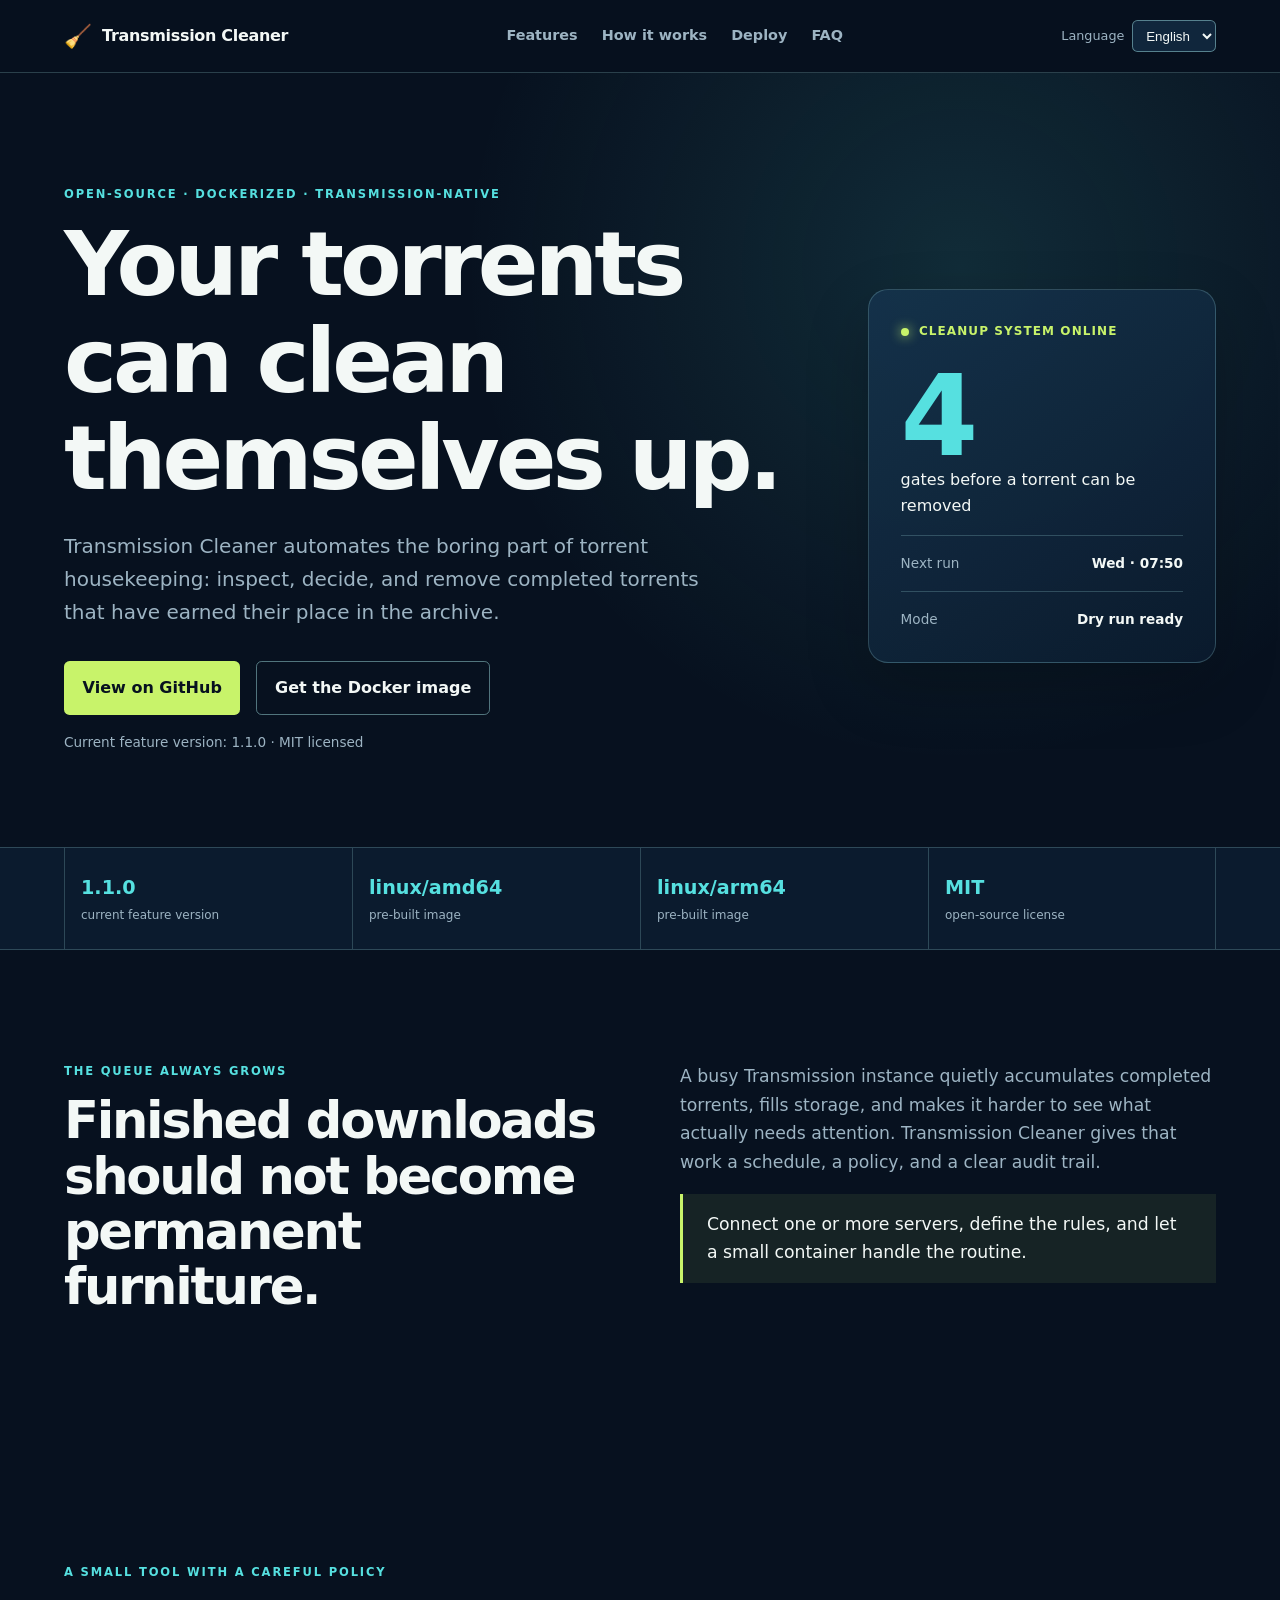
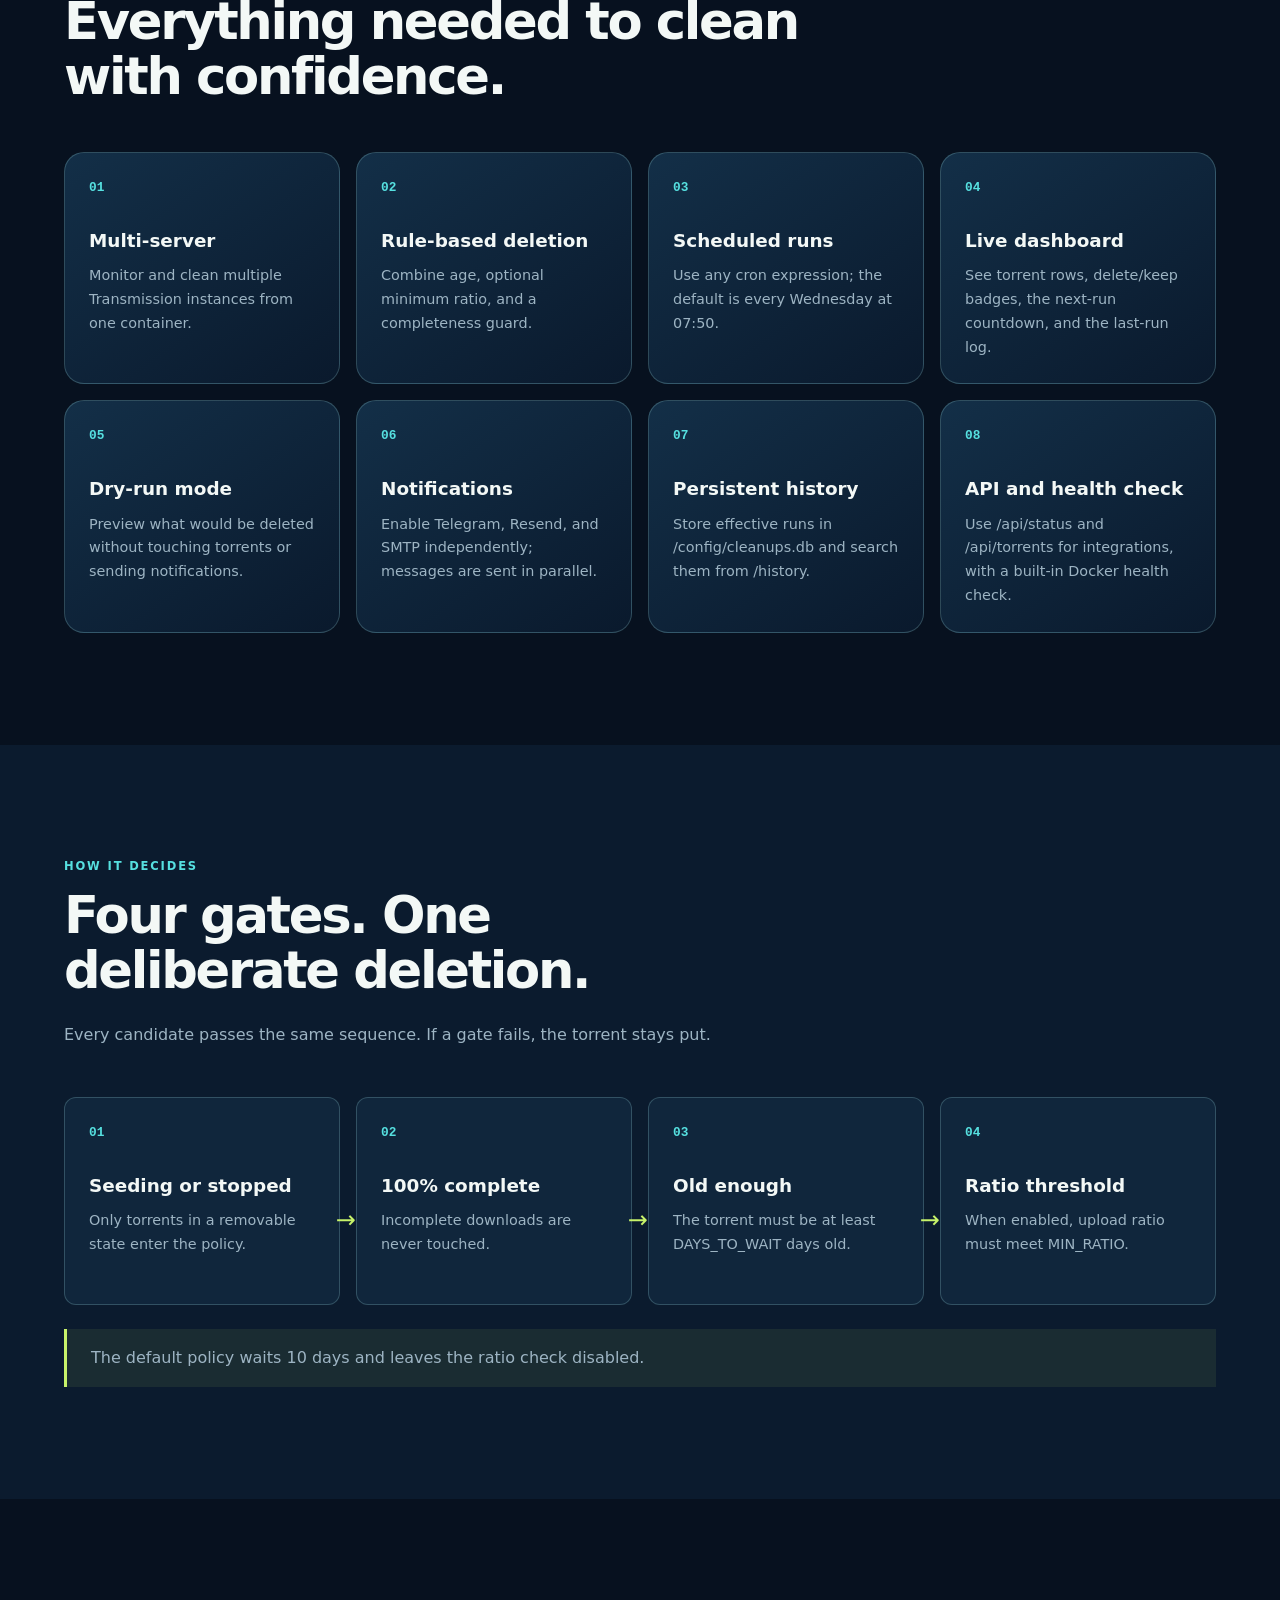
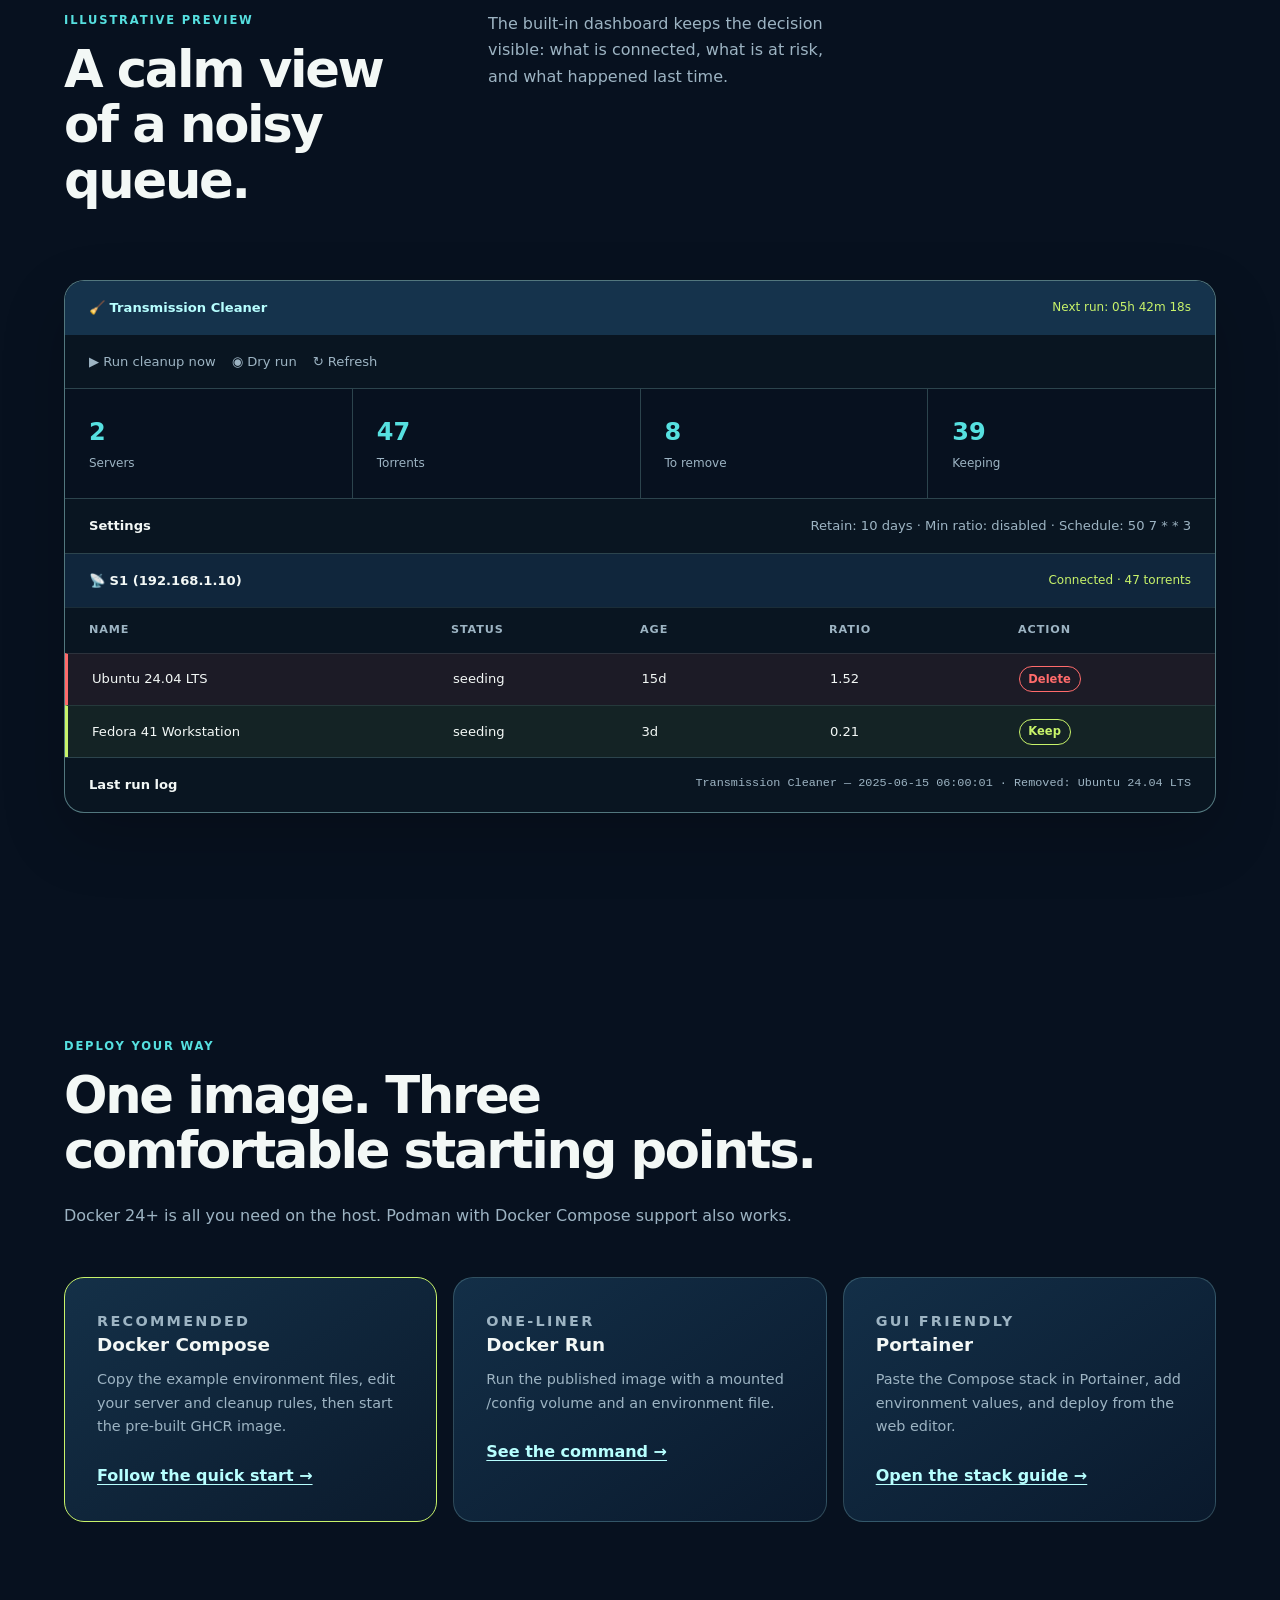
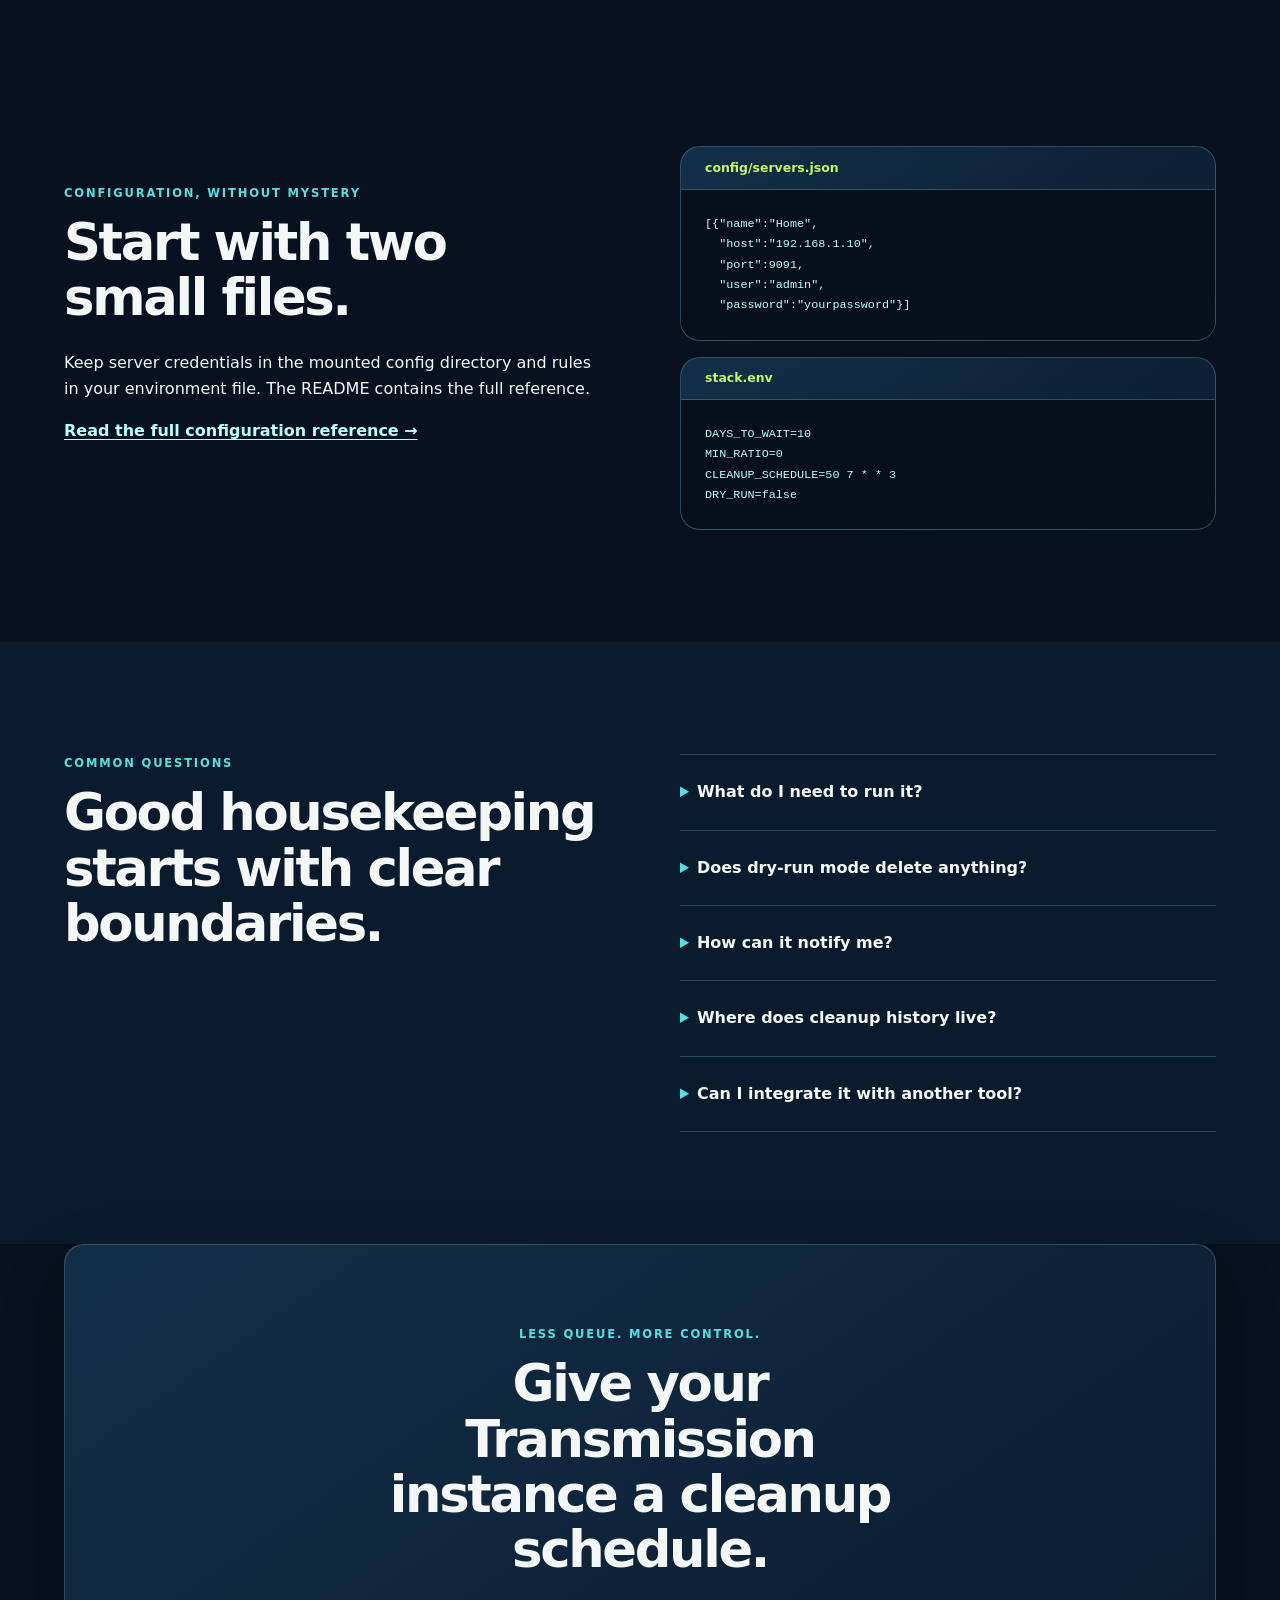
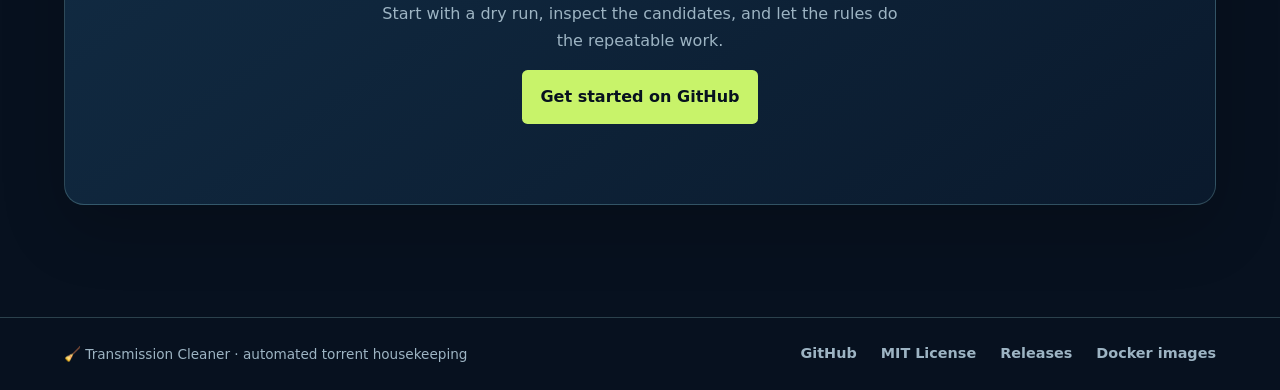
<file: docs/index.html>
<!doctype html>
<html lang="en">
<head>
  <meta charset="utf-8">
  <meta name="viewport" content="width=device-width, initial-scale=1">
  <meta name="description" content="Automated cleanup for one or more Transmission instances, shipped as a Docker container with a web dashboard, scheduled runs, and notifications.">
  <meta property="og:type" content="website">
  <meta property="og:site_name" content="Transmission Cleaner">
  <meta property="og:title" content="Transmission Cleaner — automated torrent housekeeping">
  <meta property="og:description" content="Keep Transmission tidy with configurable cleanup rules, a dry-run dashboard, persistent history, and multi-channel notifications.">
  <meta property="og:url" content="https://gioxx.github.io/TransmissionCleaner/">
  <meta name="twitter:card" content="summary_large_image">
  <meta name="twitter:title" content="Transmission Cleaner — automated torrent housekeeping">
  <meta name="twitter:description" content="A Dockerized cleanup companion for one or more Transmission instances.">
  <title>Transmission Cleaner — automated torrent housekeeping</title>
  <link rel="icon" href="data:image/svg+xml,<svg xmlns='http://www.w3.org/2000/svg' viewBox='0 0 100 100'><text y='.9em' font-size='90'>🧹</text></svg>">
  <link rel="stylesheet" href="styles.css">
</head>
<body>
  <a class="skip-link" href="#main-content" data-i18n="a11y.skip">Skip to main content</a>

  <header class="site-header">
    <div class="container header-inner">
      <a class="brand" href="#top" data-i18n-aria="a11y.home" aria-label="Transmission Cleaner home">
        <span aria-hidden="true">🧹</span>
        <span>Transmission Cleaner</span>
      </a>
      <nav aria-label="Main navigation" data-i18n-aria="a11y.mainNav">
        <a href="#features" data-i18n="nav.features">Features</a>
        <a href="#how-it-works" data-i18n="nav.howItWorks">How it works</a>
        <a href="#deploy" data-i18n="nav.deploy">Deploy</a>
        <a href="#faq" data-i18n="nav.faq">FAQ</a>
      </nav>
      <div class="language-control">
        <label for="language" data-i18n="language.label">Language</label>
        <select id="language" name="language" autocomplete="language" data-i18n-aria="language.aria" aria-label="Choose language">
          <option value="en" data-i18n="language.english">English</option>
          <option value="it" data-i18n="language.italian">Italiano</option>
        </select>
      </div>
    </div>
  </header>

  <main id="main-content">
    <section id="top" class="hero" aria-labelledby="hero-title">
      <div class="container hero-grid">
        <div class="hero-copy">
          <p class="eyebrow" data-i18n="hero.eyebrow">OPEN-SOURCE · DOCKERIZED · TRANSMISSION-NATIVE</p>
          <h1 id="hero-title" data-i18n="hero.title">Your torrents can clean themselves up.</h1>
          <p class="lede" data-i18n="hero.lede">Transmission Cleaner automates the boring part of torrent housekeeping: inspect, decide, and remove completed torrents that have earned their place in the archive.</p>
          <div class="hero-actions">
            <a class="button button-primary" href="https://github.com/gioxx/TransmissionCleaner" data-i18n="hero.github">View on GitHub</a>
            <a class="button button-secondary" href="https://hub.docker.com/r/gfsolone/transmissioncleaner" data-i18n="hero.docker">Get the Docker image</a>
          </div>
          <p class="hero-note" data-i18n="hero.note">Current feature version: 1.1.0 · MIT licensed</p>
        </div>
        <aside class="hero-signal" aria-label="Product summary" data-i18n-aria="hero.signalAria">
          <div class="signal-header"><span class="status-dot" aria-hidden="true"></span><span data-i18n="hero.signalStatus">CLEANUP SYSTEM ONLINE</span></div>
          <p class="signal-number">4</p>
          <p data-i18n="hero.signalCaption">gates before a torrent can be removed</p>
          <div class="signal-meta"><span data-i18n="hero.signalSchedule">Next run</span><strong>Wed · 07:50</strong></div>
          <div class="signal-meta"><span data-i18n="hero.signalMode">Mode</span><strong data-i18n="hero.signalModeValue">Dry run ready</strong></div>
        </aside>
      </div>
    </section>

    <section class="trust-strip" aria-label="Product facts" data-i18n-aria="trust.aria">
      <div class="container trust-grid">
        <div><strong>1.1.0</strong><span data-i18n="trust.version">current feature version</span></div>
        <div><strong>linux/amd64</strong><span data-i18n="trust.archOne">pre-built image</span></div>
        <div><strong>linux/arm64</strong><span data-i18n="trust.archTwo">pre-built image</span></div>
        <div><strong>MIT</strong><span data-i18n="trust.license">open-source license</span></div>
      </div>
    </section>

    <section id="problem" class="section split-section" aria-labelledby="problem-title">
      <div class="container split-grid">
        <div>
          <p class="eyebrow" data-i18n="problem.eyebrow">THE QUEUE ALWAYS GROWS</p>
          <h2 id="problem-title" data-i18n="problem.title">Finished downloads should not become permanent furniture.</h2>
        </div>
        <div class="section-copy">
          <p data-i18n="problem.body">A busy Transmission instance quietly accumulates completed torrents, fills storage, and makes it harder to see what actually needs attention. Transmission Cleaner gives that work a schedule, a policy, and a clear audit trail.</p>
          <p class="solution-callout" data-i18n="problem.solution">Connect one or more servers, define the rules, and let a small container handle the routine.</p>
        </div>
      </div>
    </section>

    <section id="features" class="section" aria-labelledby="features-title">
      <div class="container">
        <div class="section-heading">
          <p class="eyebrow" data-i18n="features.eyebrow">A SMALL TOOL WITH A CAREFUL POLICY</p>
          <h2 id="features-title" data-i18n="features.title">Everything needed to clean with confidence.</h2>
        </div>
        <div class="feature-grid">
          <article class="feature-card"><span class="feature-index">01</span><h3 data-i18n="feature.multi.title">Multi-server</h3><p data-i18n="feature.multi.body">Monitor and clean multiple Transmission instances from one container.</p></article>
          <article class="feature-card"><span class="feature-index">02</span><h3 data-i18n="feature.rules.title">Rule-based deletion</h3><p data-i18n="feature.rules.body">Combine age, optional minimum ratio, and a completeness guard.</p></article>
          <article class="feature-card"><span class="feature-index">03</span><h3 data-i18n="feature.schedule.title">Scheduled runs</h3><p data-i18n="feature.schedule.body">Use any cron expression; the default is every Wednesday at 07:50.</p></article>
          <article class="feature-card"><span class="feature-index">04</span><h3 data-i18n="feature.dashboard.title">Live dashboard</h3><p data-i18n="feature.dashboard.body">See torrent rows, delete/keep badges, the next-run countdown, and the last-run log.</p></article>
          <article class="feature-card"><span class="feature-index">05</span><h3 data-i18n="feature.dry.title">Dry-run mode</h3><p data-i18n="feature.dry.body">Preview what would be deleted without touching torrents or sending notifications.</p></article>
          <article class="feature-card"><span class="feature-index">06</span><h3 data-i18n="feature.notify.title">Notifications</h3><p data-i18n="feature.notify.body">Enable Telegram, Resend, and SMTP independently; messages are sent in parallel.</p></article>
          <article class="feature-card"><span class="feature-index">07</span><h3 data-i18n="feature.history.title">Persistent history</h3><p data-i18n="feature.history.body">Store effective runs in <code>/config/cleanups.db</code> and search them from <code>/history</code>.</p></article>
          <article class="feature-card"><span class="feature-index">08</span><h3 data-i18n="feature.api.title">API and health check</h3><p data-i18n="feature.api.body">Use <code>/api/status</code> and <code>/api/torrents</code> for integrations, with a built-in Docker health check.</p></article>
        </div>
      </div>
    </section>

    <section id="how-it-works" class="section decision-section" aria-labelledby="decision-title">
      <div class="container">
        <div class="section-heading narrow">
          <p class="eyebrow" data-i18n="decision.eyebrow">HOW IT DECIDES</p>
          <h2 id="decision-title" data-i18n="decision.title">Four gates. One deliberate deletion.</h2>
          <p data-i18n="decision.intro">Every candidate passes the same sequence. If a gate fails, the torrent stays put.</p>
        </div>
        <ol class="decision-flow">
          <li><span class="gate-number">01</span><h3 data-i18n="gate.one.title">Seeding or stopped</h3><p data-i18n="gate.one.body">Only torrents in a removable state enter the policy.</p></li>
          <li><span class="gate-number">02</span><h3 data-i18n="gate.two.title">100% complete</h3><p data-i18n="gate.two.body">Incomplete downloads are never touched.</p></li>
          <li><span class="gate-number">03</span><h3 data-i18n="gate.three.title">Old enough</h3><p data-i18n="gate.three.body">The torrent must be at least <code>DAYS_TO_WAIT</code> days old.</p></li>
          <li><span class="gate-number">04</span><h3 data-i18n="gate.four.title">Ratio threshold</h3><p data-i18n="gate.four.body">When enabled, upload ratio must meet <code>MIN_RATIO</code>.</p></li>
        </ol>
        <p class="guardrail" data-i18n="decision.guardrail">The default policy waits 10 days and leaves the ratio check disabled.</p>
      </div>
    </section>

    <section id="dashboard" class="section" aria-labelledby="dashboard-title">
      <div class="container">
        <div class="section-heading split-heading">
          <div><p class="eyebrow" data-i18n="dashboard.eyebrow">ILLUSTRATIVE PREVIEW</p><h2 id="dashboard-title" data-i18n="dashboard.title">A calm view of a noisy queue.</h2></div>
          <p data-i18n="dashboard.intro">The built-in dashboard keeps the decision visible: what is connected, what is at risk, and what happened last time.</p>
        </div>
        <div class="dashboard-preview" role="img" aria-label="Illustrative Transmission Cleaner dashboard preview" data-i18n-aria="dashboard.aria">
          <div class="dashboard-top"><strong>🧹 Transmission Cleaner</strong><span data-i18n="dashboard.nextRun">Next run: 05h 42m 18s</span></div>
          <div class="dashboard-actions"><span data-i18n="dashboard.run">▶ Run cleanup now</span><span data-i18n="dashboard.dry">◉ Dry run</span><span data-i18n="dashboard.refresh">↻ Refresh</span></div>
          <div class="dashboard-stats"><div><strong>2</strong><span data-i18n="dashboard.servers">Servers</span></div><div><strong>47</strong><span data-i18n="dashboard.torrents">Torrents</span></div><div><strong>8</strong><span data-i18n="dashboard.remove">To remove</span></div><div><strong>39</strong><span data-i18n="dashboard.keep">Keeping</span></div></div>
          <div class="dashboard-settings"><strong data-i18n="dashboard.settings">Settings</strong><span data-i18n="dashboard.settingsValue">Retain: 10 days · Min ratio: disabled · Schedule: 50 7 * * 3</span></div>
          <div class="dashboard-server"><div class="server-heading"><strong>📡 S1 (192.168.1.10)</strong><span data-i18n="dashboard.connected">Connected · 47 torrents</span></div><div class="torrent-row header-row"><span data-i18n="dashboard.name">Name</span><span data-i18n="dashboard.status">Status</span><span data-i18n="dashboard.age">Age</span><span data-i18n="dashboard.ratio">Ratio</span><span data-i18n="dashboard.action">Action</span></div><div class="torrent-row delete-row"><span>Ubuntu 24.04 LTS</span><span data-i18n="dashboard.seeding">seeding</span><span>15d</span><span>1.52</span><strong data-i18n="dashboard.delete">Delete</strong></div><div class="torrent-row keep-row"><span>Fedora 41 Workstation</span><span data-i18n="dashboard.seedingTwo">seeding</span><span>3d</span><span>0.21</span><strong data-i18n="dashboard.keepAction">Keep</strong></div></div>
          <div class="dashboard-log"><strong data-i18n="dashboard.log">Last run log</strong><code>Transmission Cleaner — 2025-06-15 06:00:01 · Removed: Ubuntu 24.04 LTS</code></div>
        </div>
      </div>
    </section>

    <section id="deploy" class="section deploy-section" aria-labelledby="deploy-title">
      <div class="container">
        <div class="section-heading"><p class="eyebrow" data-i18n="deploy.eyebrow">DEPLOY YOUR WAY</p><h2 id="deploy-title" data-i18n="deploy.title">One image. Three comfortable starting points.</h2><p data-i18n="deploy.intro">Docker 24+ is all you need on the host. Podman with Docker Compose support also works.</p></div>
        <div class="deployment-grid">
          <article class="deployment-card recommended"><p class="card-kicker" data-i18n="deploy.compose.kicker">RECOMMENDED</p><h3 data-i18n="deploy.compose.title">Docker Compose</h3><p data-i18n="deploy.compose.body">Copy the example environment files, edit your server and cleanup rules, then start the pre-built GHCR image.</p><a href="https://github.com/gioxx/TransmissionCleaner#quick-start" data-i18n="deploy.compose.link">Follow the quick start →</a></article>
          <article class="deployment-card"><p class="card-kicker" data-i18n="deploy.run.kicker">ONE-LINER</p><h3 data-i18n="deploy.run.title">Docker Run</h3><p data-i18n="deploy.run.body">Run the published image with a mounted <code>/config</code> volume and an environment file.</p><a href="https://github.com/gioxx/TransmissionCleaner#option-b--docker-run" data-i18n="deploy.run.link">See the command →</a></article>
          <article class="deployment-card"><p class="card-kicker" data-i18n="deploy.portainer.kicker">GUI FRIENDLY</p><h3 data-i18n="deploy.portainer.title">Portainer</h3><p data-i18n="deploy.portainer.body">Paste the Compose stack in Portainer, add environment values, and deploy from the web editor.</p><a href="https://github.com/gioxx/TransmissionCleaner#option-c--portainer-stacks" data-i18n="deploy.portainer.link">Open the stack guide →</a></article>
        </div>
      </div>
    </section>

    <section id="configuration" class="section" aria-labelledby="configuration-title">
      <div class="container config-grid">
        <div class="section-heading"><p class="eyebrow" data-i18n="config.eyebrow">CONFIGURATION, WITHOUT MYSTERY</p><h2 id="configuration-title" data-i18n="config.title">Start with two small files.</h2><p data-i18n="config.intro">Keep server credentials in the mounted config directory and rules in your environment file. The README contains the full reference.</p><a class="text-link" href="https://github.com/gioxx/TransmissionCleaner#configuration-reference" data-i18n="config.link">Read the full configuration reference →</a></div>
        <div class="code-stack">
          <figure class="code-card"><figcaption data-i18n="config.serversCaption">config/servers.json</figcaption><pre><code>[{"name":"Home",
  "host":"192.168.1.10",
  "port":9091,
  "user":"admin",
  "password":"yourpassword"}]</code></pre></figure>
          <figure class="code-card"><figcaption data-i18n="config.envCaption">stack.env</figcaption><pre><code>DAYS_TO_WAIT=10
MIN_RATIO=0
CLEANUP_SCHEDULE=50 7 * * 3
DRY_RUN=false</code></pre></figure>
        </div>
      </div>
    </section>

    <section id="faq" class="section faq-section" aria-labelledby="faq-title">
      <div class="container faq-grid">
        <div class="section-heading"><p class="eyebrow" data-i18n="faq.eyebrow">COMMON QUESTIONS</p><h2 id="faq-title" data-i18n="faq.title">Good housekeeping starts with clear boundaries.</h2></div>
        <div class="faq-list">
          <details><summary data-i18n="faq.requirements.q">What do I need to run it?</summary><p data-i18n="faq.requirements.a">Docker 24+ (or Podman with Docker Compose support), plus network access from the container to each Transmission RPC endpoint. The default RPC port is 9091.</p></details>
          <details><summary data-i18n="faq.dry.q">Does dry-run mode delete anything?</summary><p data-i18n="faq.dry.a">No. It fetches torrents and marks what would be deleted without deleting torrents or sending notifications. Dry runs are not stored in cleanup history.</p></details>
          <details><summary data-i18n="faq.notify.q">How can it notify me?</summary><p data-i18n="faq.notify.a">Telegram, Resend, and SMTP can each be enabled independently. Notifications are sent in parallel and are configurable through environment variables.</p></details>
          <details><summary data-i18n="faq.history.q">Where does cleanup history live?</summary><p data-i18n="faq.history.a">Effective runs are stored in the SQLite database at /config/cleanups.db and can be searched from /history. Legacy .eml notifications can be imported with the included script.</p></details>
          <details><summary data-i18n="faq.api.q">Can I integrate it with another tool?</summary><p data-i18n="faq.api.a">Yes. The REST API exposes /api/status and /api/torrents for scripting or external integrations, and /api/status also powers the Docker health check.</p></details>
        </div>
      </div>
    </section>

    <section class="section final-cta" aria-labelledby="cta-title">
      <div class="container cta-panel"><p class="eyebrow" data-i18n="cta.eyebrow">LESS QUEUE. MORE CONTROL.</p><h2 id="cta-title" data-i18n="cta.title">Give your Transmission instance a cleanup schedule.</h2><p data-i18n="cta.body">Start with a dry run, inspect the candidates, and let the rules do the repeatable work.</p><a class="button button-primary" href="https://github.com/gioxx/TransmissionCleaner" data-i18n="cta.button">Get started on GitHub</a></div>
    </section>
  </main>

  <footer class="site-footer">
    <div class="container footer-inner">
      <p><span aria-hidden="true">🧹</span> <span data-i18n="footer.made">Transmission Cleaner · automated torrent housekeeping</span></p>
      <nav aria-label="Footer navigation" data-i18n-aria="a11y.footerNav"><a href="https://github.com/gioxx/TransmissionCleaner" data-i18n="footer.github">GitHub</a><a href="https://github.com/gioxx/TransmissionCleaner#license" data-i18n="footer.license">MIT License</a><a href="https://github.com/gioxx/TransmissionCleaner/releases" data-i18n="footer.releases">Releases</a><a href="https://hub.docker.com/r/gfsolone/transmissioncleaner" data-i18n="footer.images">Docker images</a></nav>
    </div>
  </footer>
  <script src="site.js" defer></script>
</body>
</html>
</file>
<file: docs/styles.css>
:root {
  --navy-950: #07111f;
  --navy-900: #0b1b2e;
  --navy-850: #10263c;
  --navy-800: #15334c;
  --navy-700: #1c4560;
  --cyan: #56e0e0;
  --cyan-soft: #b7ffff;
  --lime: #c8f36a;
  --warning: #ff6b6b;
  --text: #f3f8f6;
  --muted: #9db4c3;
  --line: rgba(183, 255, 255, .2);
  --line-strong: rgba(183, 255, 255, .42);
  --space-1: .5rem;
  --space-2: .75rem;
  --space-3: 1rem;
  --space-4: 1.5rem;
  --space-5: 2rem;
  --space-6: 3rem;
  --space-7: 5rem;
  --space-8: 7rem;
  --radius-sm: .35rem;
  --radius-md: .75rem;
  --radius-lg: 1.25rem;
  --shadow: 0 1.5rem 4rem rgba(0, 0, 0, .2);
  --max-width: 72rem;
}

*, *::before, *::after { box-sizing: border-box; }

html { scroll-behavior: smooth; }

body {
  margin: 0;
  background: var(--navy-950);
  color: var(--text);
  font-family: Inter, ui-sans-serif, system-ui, -apple-system, BlinkMacSystemFont, "Segoe UI", sans-serif;
  font-size: 1rem;
  line-height: 1.65;
}

a { color: var(--cyan-soft); text-underline-offset: .2em; }
a:hover { color: var(--lime); }
img, svg { max-width: 100%; }
code, pre { font-family: "SFMono-Regular", Consolas, "Liberation Mono", monospace; }
code { color: var(--cyan-soft); font-size: .9em; }

.container { width: min(calc(100% - 3rem), var(--max-width)); margin-inline: auto; }
.skip-link { position: absolute; left: 1rem; top: -5rem; z-index: 10; padding: .6rem 1rem; background: var(--lime); color: var(--navy-950); font-weight: 800; }
.skip-link:focus { top: 1rem; }

:focus-visible { outline: 3px solid var(--lime); outline-offset: 4px; }

.site-header { position: sticky; top: 0; z-index: 5; border-bottom: 1px solid var(--line); background: rgba(7, 17, 31, .92); backdrop-filter: blur(1rem); }
.header-inner, .footer-inner { display: flex; align-items: center; justify-content: space-between; gap: var(--space-4); min-height: 4.5rem; }
.brand { display: inline-flex; align-items: center; gap: .65rem; color: var(--text); font-weight: 800; text-decoration: none; letter-spacing: -.02em; }
.brand span:first-child { font-size: 1.4rem; }
nav { display: flex; align-items: center; gap: var(--space-4); }
nav a { color: var(--muted); font-size: .9rem; font-weight: 700; text-decoration: none; }
nav a:hover { color: var(--text); }
.language-control { display: flex; align-items: center; gap: .5rem; color: var(--muted); font-size: .8rem; }
select { border: 1px solid var(--line-strong); border-radius: var(--radius-sm); background: var(--navy-850); color: var(--text); padding: .4rem .55rem; }

.hero { position: relative; overflow: hidden; padding: var(--space-8) 0 var(--space-7); background: radial-gradient(circle at 75% 25%, rgba(86, 224, 224, .13), transparent 31rem), var(--navy-950); }
.hero-grid { display: grid; grid-template-columns: minmax(0, 1.35fr) minmax(18rem, .65fr); align-items: center; gap: var(--space-7); }
.hero-copy { max-width: 47rem; }
.eyebrow, .card-kicker { margin: 0 0 var(--space-2); color: var(--cyan); font-size: .72rem; font-weight: 900; letter-spacing: .16em; }
h1, h2, h3, p { margin-top: 0; }
h1, h2 { color: var(--text); line-height: 1.08; letter-spacing: -.045em; }
h1 { max-width: 12ch; margin-bottom: var(--space-4); font-size: clamp(3.25rem, 7vw, 6.5rem); }
h2 { margin-bottom: var(--space-4); font-size: clamp(2rem, 4vw, 3.6rem); }
h3 { margin-bottom: var(--space-2); color: var(--text); font-size: 1.15rem; line-height: 1.2; }
.lede { max-width: 41rem; color: var(--muted); font-size: clamp(1.05rem, 2vw, 1.25rem); }
.hero-actions { display: flex; flex-wrap: wrap; gap: var(--space-3); margin: var(--space-5) 0 var(--space-3); }
.button { display: inline-block; border: 1px solid transparent; border-radius: var(--radius-sm); padding: .8rem 1.1rem; font-weight: 900; text-decoration: none; transition: transform .2s ease, background .2s ease, border-color .2s ease; }
.button:hover { transform: translateY(-2px); }
.button-primary { background: var(--lime); color: var(--navy-950); }
.button-primary:hover { background: #e0ff91; color: var(--navy-950); }
.button-secondary { border-color: var(--line-strong); background: transparent; color: var(--text); }
.button-secondary:hover { border-color: var(--cyan); background: var(--navy-850); color: var(--text); }
.hero-note { color: var(--muted); font-size: .85rem; }
.hero-signal, .feature-card, .deployment-card, .code-card, .cta-panel { border: 1px solid var(--line); border-radius: var(--radius-lg); background: linear-gradient(145deg, rgba(21, 51, 76, .9), rgba(11, 27, 46, .9)); box-shadow: var(--shadow); }
.hero-signal { padding: var(--space-5); }
.signal-header { display: flex; align-items: center; gap: .6rem; color: var(--lime); font-size: .75rem; font-weight: 900; letter-spacing: .09em; }
.status-dot { width: .55rem; height: .55rem; border-radius: 50%; background: var(--lime); box-shadow: 0 0 .75rem var(--lime); }
.signal-number { margin: var(--space-4) 0 0; color: var(--cyan); font-size: clamp(4.5rem, 10vw, 7rem); font-weight: 900; line-height: .9; }
.signal-meta { display: flex; justify-content: space-between; gap: 1rem; margin-top: var(--space-3); padding-top: var(--space-3); border-top: 1px solid var(--line); color: var(--muted); font-size: .85rem; }
.signal-meta strong { color: var(--text); }

.trust-strip { border-block: 1px solid var(--line); background: var(--navy-900); }
.trust-grid { display: grid; grid-template-columns: repeat(4, 1fr); }
.trust-grid div { display: grid; gap: .1rem; padding: var(--space-4) 1rem; border-left: 1px solid var(--line); }
.trust-grid div:last-child { border-right: 1px solid var(--line); }
.trust-grid strong { color: var(--cyan); font-size: 1.2rem; }
.trust-grid span { color: var(--muted); font-size: .75rem; }

.section { padding: var(--space-8) 0; }
.split-grid, .split-heading, .config-grid, .faq-grid { display: grid; grid-template-columns: repeat(2, minmax(0, 1fr)); gap: var(--space-7); align-items: start; }
.section-copy { max-width: 37rem; color: var(--muted); font-size: 1.08rem; }
.solution-callout, .guardrail { padding: var(--space-3) var(--space-4); border-left: 3px solid var(--lime); color: var(--text); background: rgba(200, 243, 106, .08); }
.section-heading { max-width: 48rem; margin-bottom: var(--space-6); }
.section-heading.narrow { max-width: 42rem; }
.section-heading > p:last-child, .split-heading > p { color: var(--muted); }
.feature-grid, .deployment-grid { display: grid; grid-template-columns: repeat(4, minmax(0, 1fr)); gap: var(--space-3); }
.feature-card { min-height: 12rem; padding: var(--space-4); box-shadow: none; }
.feature-card:hover, .deployment-card:hover { border-color: var(--cyan); transform: translateY(-3px); }
.feature-card, .deployment-card { transition: transform .2s ease, border-color .2s ease; }
.feature-index, .gate-number { display: block; margin-bottom: var(--space-5); color: var(--cyan); font-family: monospace; font-size: .8rem; font-weight: 900; }
.feature-card p, .decision-flow p, .deployment-card p { margin-bottom: 0; color: var(--muted); font-size: .9rem; }
.decision-section { background: var(--navy-900); }
.decision-flow { display: grid; grid-template-columns: repeat(4, 1fr); gap: var(--space-3); margin: 0; padding: 0; list-style: none; counter-reset: gates; }
.decision-flow li { position: relative; min-height: 13rem; padding: var(--space-4); border: 1px solid var(--line); border-radius: var(--radius-md); background: var(--navy-850); }
.decision-flow li:not(:last-child)::after { content: "→"; position: absolute; right: -1.05rem; top: 50%; color: var(--lime); font-size: 1.5rem; }
.guardrail { margin: var(--space-4) 0 0; color: var(--muted); }

.dashboard-preview { overflow: hidden; border: 1px solid var(--line-strong); border-radius: var(--radius-lg); background: #091521; box-shadow: var(--shadow); font-size: .82rem; }
.dashboard-top, .dashboard-actions, .dashboard-settings, .dashboard-log, .server-heading { display: flex; justify-content: space-between; align-items: center; gap: 1rem; padding: var(--space-3) var(--space-4); }
.dashboard-top { background: var(--navy-800); color: var(--cyan-soft); }
.dashboard-top span, .server-heading span { color: var(--lime); font-size: .75rem; }
.dashboard-actions { justify-content: flex-start; flex-wrap: wrap; border-bottom: 1px solid var(--line); color: var(--muted); }
.dashboard-stats { display: grid; grid-template-columns: repeat(4, 1fr); gap: 1px; background: var(--line); }
.dashboard-stats div { display: grid; gap: .1rem; padding: var(--space-4); background: var(--navy-950); }
.dashboard-stats strong { color: var(--cyan); font-size: 1.5rem; }
.dashboard-stats span { color: var(--muted); font-size: .75rem; }
.dashboard-settings { border-block: 1px solid var(--line); color: var(--muted); }
.dashboard-settings strong, .dashboard-log strong { color: var(--text); }
.dashboard-server { overflow-x: auto; }
.server-heading { background: var(--navy-850); }
.torrent-row { display: grid; grid-template-columns: minmax(12rem, 2fr) repeat(4, minmax(5rem, 1fr)); min-width: 40rem; gap: 1rem; align-items: center; padding: .8rem var(--space-4); border-top: 1px solid rgba(183, 255, 255, .1); }
.header-row { color: var(--muted); font-size: .7rem; font-weight: 800; text-transform: uppercase; letter-spacing: .08em; }
.delete-row { border-left: 3px solid var(--warning); background: rgba(255, 107, 107, .08); }
.keep-row { border-left: 3px solid var(--lime); background: rgba(200, 243, 106, .06); }
.delete-row strong, .keep-row strong { width: max-content; border: 1px solid currentColor; border-radius: 99px; padding: .15rem .55rem; font-size: .72rem; }
.delete-row strong { color: var(--warning); }
.keep-row strong { color: var(--lime); }
.dashboard-log { align-items: flex-start; flex-wrap: wrap; border-top: 1px solid var(--line); color: var(--muted); }
.dashboard-log code { overflow-wrap: anywhere; color: var(--muted); }

.deployment-grid { grid-template-columns: repeat(3, 1fr); }
.deployment-card { padding: var(--space-5); box-shadow: none; }
.deployment-card.recommended { border-color: var(--lime); }
.deployment-card a { display: inline-block; margin-top: var(--space-4); font-weight: 800; }
.config-grid { align-items: center; }
.text-link { font-weight: 800; }
.code-stack { display: grid; gap: var(--space-3); }
.code-card { overflow: hidden; margin: 0; box-shadow: none; }
.code-card figcaption { padding: .65rem var(--space-4); border-bottom: 1px solid var(--line); color: var(--lime); font-size: .78rem; font-weight: 800; }
.code-card pre { overflow-x: auto; margin: 0; padding: var(--space-4); color: var(--cyan-soft); background: #06101b; font-size: .82rem; line-height: 1.55; }
.faq-section { background: var(--navy-900); }
.faq-list { border-top: 1px solid var(--line); }
details { border-bottom: 1px solid var(--line); }
summary { cursor: pointer; padding: var(--space-4) 0; color: var(--text); font-weight: 800; }
summary::marker { color: var(--cyan); }
details p { max-width: 48rem; padding: 0 2rem var(--space-4) 0; margin: 0; color: var(--muted); }
.final-cta { padding-top: 0; }
.cta-panel { padding: var(--space-7); text-align: center; }
.cta-panel h2 { max-width: 15ch; margin-inline: auto; }
.cta-panel > p:not(.eyebrow) { max-width: 34rem; margin-inline: auto; color: var(--muted); }
.site-footer { border-top: 1px solid var(--line); background: var(--navy-950); }
.site-footer p { margin: 0; color: var(--muted); font-size: .85rem; }
.site-footer nav { flex-wrap: wrap; }

@media (max-width: 960px) {
  .feature-grid { grid-template-columns: repeat(2, 1fr); }
  .hero-grid { gap: var(--space-5); }
}

@media (max-width: 760px) {
  .container { width: min(calc(100% - 2rem), var(--max-width)); }
  .header-inner { flex-wrap: wrap; padding-block: .75rem; }
  .header-inner nav { order: 3; width: 100%; justify-content: space-between; gap: .5rem; }
  .language-control { margin-left: auto; }
  .hero { padding: var(--space-7) 0; }
  .hero-grid, .split-grid, .split-heading, .config-grid, .faq-grid { grid-template-columns: 1fr; gap: var(--space-5); }
  h1 { font-size: clamp(3rem, 16vw, 5rem); }
  .trust-grid { grid-template-columns: repeat(2, 1fr); }
  .trust-grid div:nth-child(3) { border-left: 0; }
  .section { padding: var(--space-7) 0; }
  .decision-flow { grid-template-columns: repeat(2, 1fr); }
  .decision-flow li:not(:last-child)::after { content: none; }
  .deployment-grid { grid-template-columns: 1fr; }
  .dashboard-settings { align-items: flex-start; flex-direction: column; gap: .25rem; }
  .cta-panel { padding: var(--space-6) var(--space-4); }
  .footer-inner { align-items: flex-start; flex-direction: column; padding-block: var(--space-4); }
}

@media (max-width: 480px) {
  .feature-grid, .decision-flow { grid-template-columns: 1fr; }
  .hero-actions, .hero-actions .button { width: 100%; }
  .dashboard-top { align-items: flex-start; flex-direction: column; gap: .3rem; }
}

@media (prefers-reduced-motion: reduce) {
  *, *::before, *::after { scroll-behavior: auto !important; transition-duration: .01ms !important; animation-duration: .01ms !important; animation-iteration-count: 1 !important; }
}
</file>
